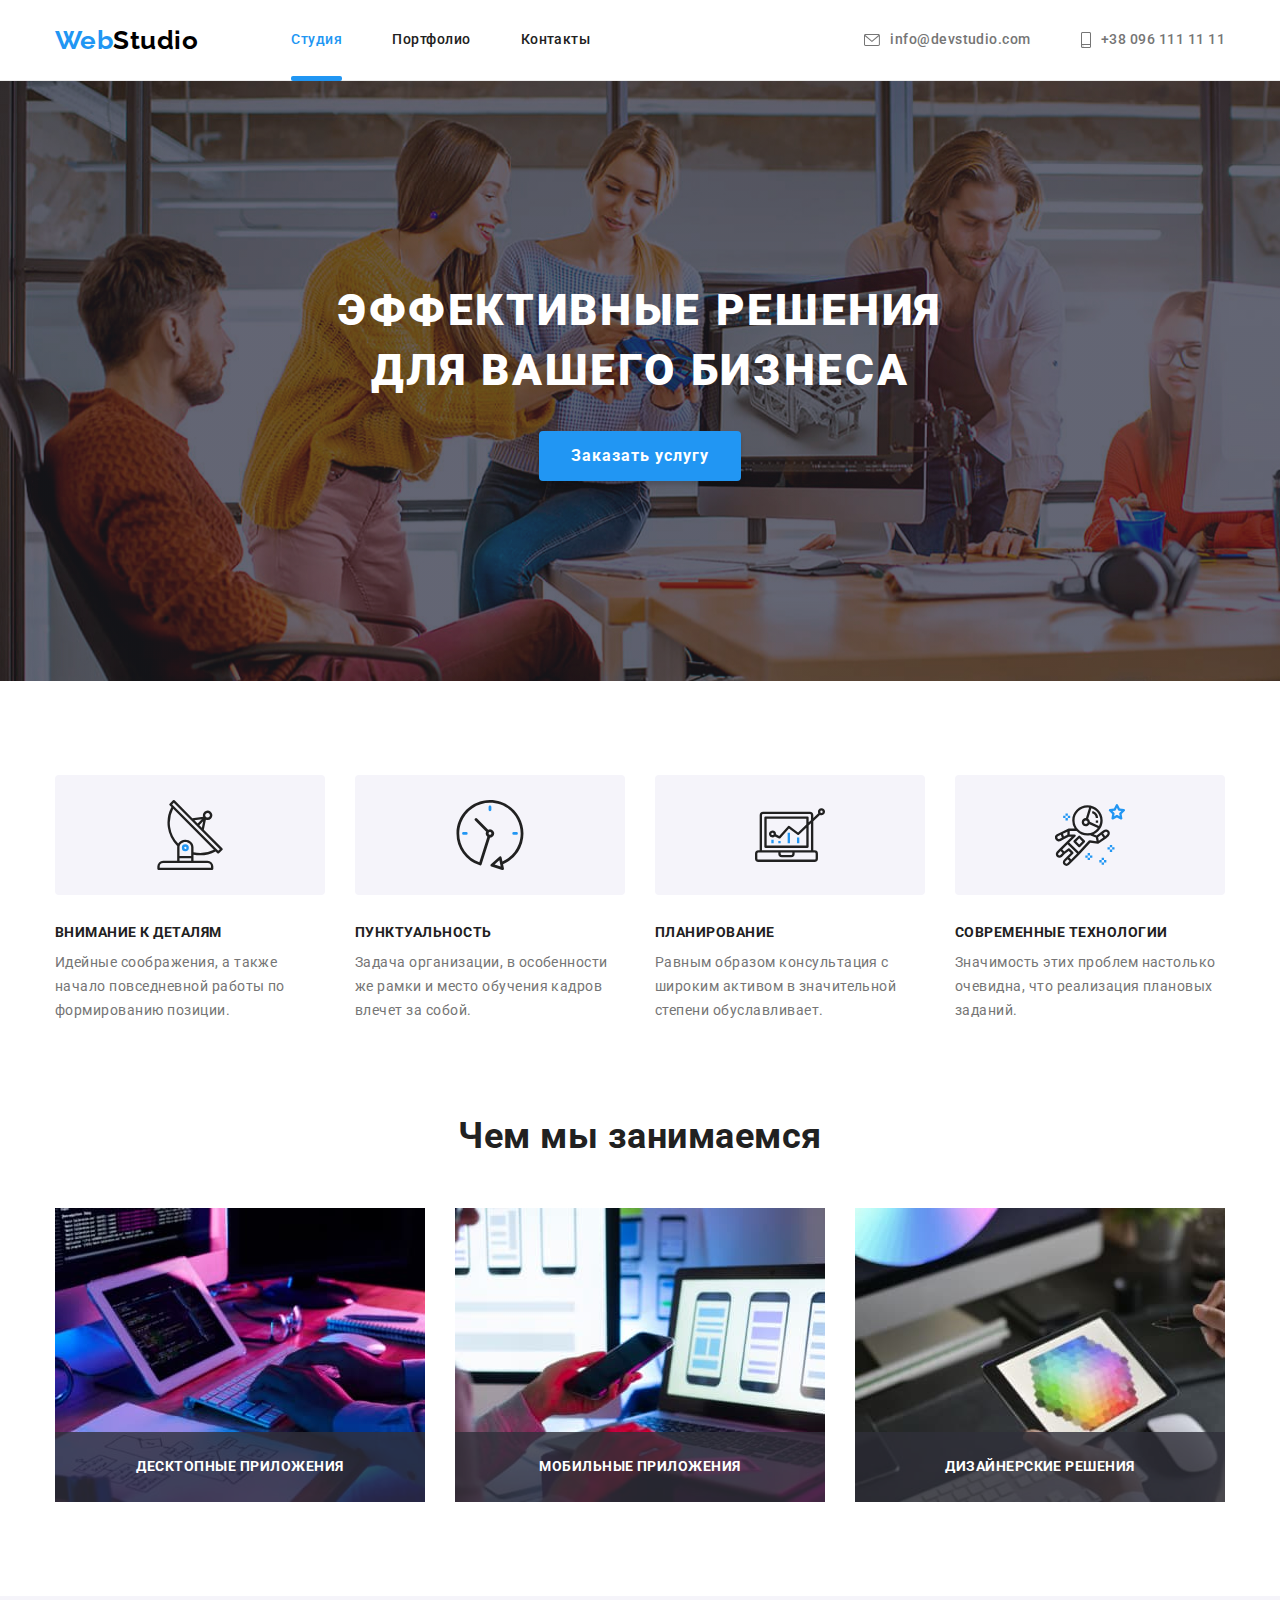
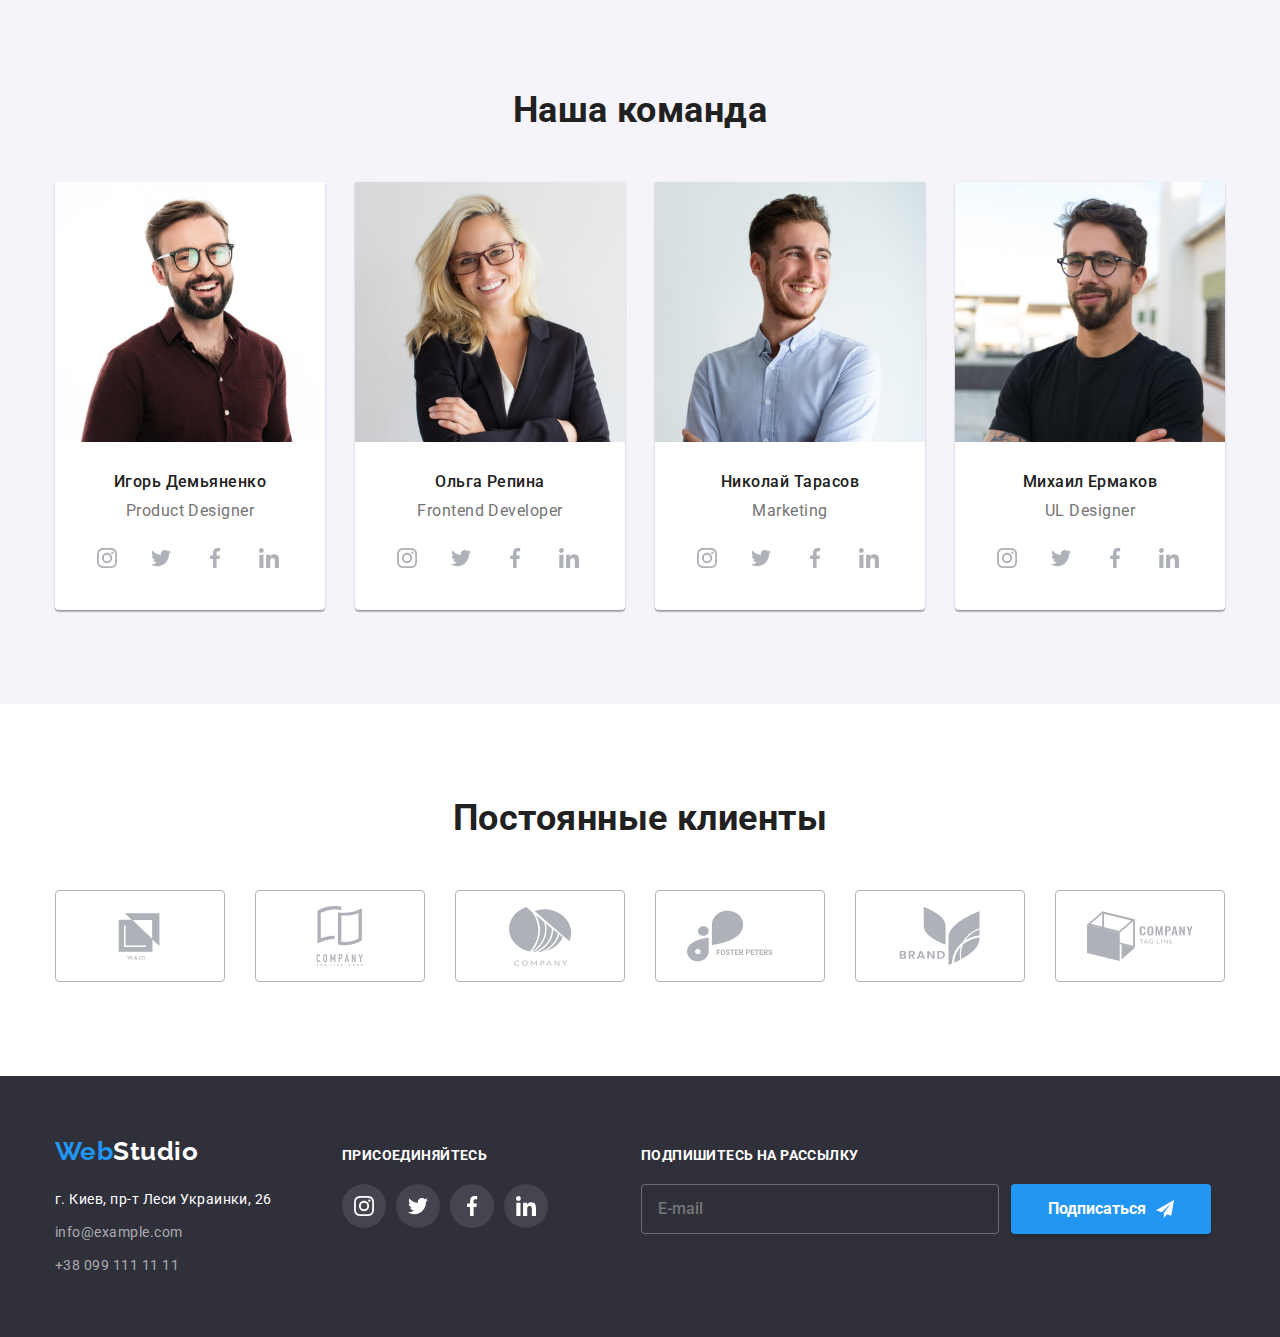
<file: index.html>
<!DOCTYPE html>
<html lang="en">

<head>
    <meta charset="UTF-8">
    <meta http-equiv="X-UA-Compatible" content="IE=edge">
    <meta name="viewport" content="width=device-width, initial-scale=1.0">
    <title>Document</title>
    <link rel="preconnect" href="https://fonts.googleapis.com">
    <link rel="preconnect" href="https://fonts.gstatic.com" crossorigin>
    <link
        href="https://fonts.googleapis.com/css2?family=Raleway:wght@700&family=Roboto:wght@400;500;700;900&display=swap"
        rel="stylesheet">
    <link rel="stylesheet" href="https://cdn.jsdelivr.net/npm/modern-normalize@1.1.0/modern-normalize.min.css">
    <link rel="stylesheet" href="css/style.css">
</head>

<body>


    <!--Header-->
    <header class="header">
        <div class="container">
            <nav class="header-nav">
                <a href="" class="logo-header"> Web<span class="logo-header-b">Studio</span></a>
                <ul class="header-nav list">
                    <li class="header-nav-item"><a href="./index.html" class="header-nav-link current">Студия</a></li>
                    <li class="header-nav-item"><a href="./portfolio.html" class="header-nav-link">Портфолио</a></li>
                    <li class="header-nav-item"><a href="" class="header-nav-link">Контакты</a></li>
                </ul>
            </nav>
            <ul class="header-contacts list">
                <li class="header-contacts-item"><a href="mailto:info@devstudio.com"
                        class="header-contacts-link">
                        <svg class="header-contacts-icon" width="16" height="12">
                            <use href="./images/symbol-defs.svg#icon-envelope"></use>
                        </svg>
                        info@devstudio.com</a></li>
                <li class="header-contacts-item"><a href="tel:+380961111111" class="header-contacts-link">
                    <svg class="header-contacts-icon" width="10" height="16">
                        <use href="./images/symbol-defs.svg#icon-smartphone"></use>
                    </svg>
                    +38 096 111 11
                        11</a></li>
            </ul>
        </div>
    </header>

    <!--Main content-->

    <main class="main-content">

        <!--Hero-->
        <section class="hero section">
            <div class="container">
                <h1 class="hero-title">Эффективные решения для вашего бизнеса</h1>
                <button class="hero-button" data-modal-open>Заказать услугу</button>
            </div>
        </section>

      
       

        <!--Preferences-->

        <section class="preferences section">
            <div class="container">
                <h2 class="name visually-hidden">Наши преимущества</h2>
                <ul class="preferences list">
                    <li class="preferences-card">
                        <div class="preferences-icon">
                        <svg width="70" height="70">
                            <use href="./images/symbol-defs.svg#icon-antenna"></use>
                        </svg>
                        </div>
                        <h3 class="preferences-title">Внимание к деталям</h3>
                        <p class="preferences-description">Идейные соображения, а также начало повседневной работы по
                            формированию позиции.</p>
                    </li>
                    <li class="preferences-card">
                        <div class="preferences-icon">
                        <svg width="70" height="70">
                            <use href="./images/symbol-defs.svg#icon-clock"></use>
                        </svg>
                        </div>
                        <h3 class="preferences-title">Пунктуальность</h3>
                        <p class="preferences-description">Задача организации, в особенности же рамки и место обучения
                            кадров влечет за собой.</p>
                    </li>
                    <li class="preferences-card">
                        <div class="preferences-icon">
                        <svg width="70" height="70">
                            <use href="./images/symbol-defs.svg#icon-diagram"></use>
                        </svg>
                        </div>
                        <h3 class="preferences-title">Планирование</h3>
                        <p class="preferences-description">Равным образом консультация с широким активом в значительной
                            степени обуславливает.</p>
                    </li>
                    <li class="preferences-card">
                        <div class="preferences-icon">
                        <svg width="70" height="70">
                            <use href="./images/symbol-defs.svg#icon-astronaut"></use>
                        </svg>
                        </div>
                        <h3 class="preferences-title">Современные технологии</h3>
                        <p class="preferences-description">Значимость этих проблем настолько очевидна, что реализация
                            плановых заданий.</p>
                    </li>
                </ul>
            </div>
        </section>

        <!--About us-->

        <section class="about-us section">
            <div class="container">
                <h2 class="about-us-title">Чем мы занимаемся</h2>
                <ul class="about-us list">
                    <li class="about-us-pic">
                            <img src="images/box1.jpg" class="about-us-photo" alt="компьютер"
                            width="370">
                            <div class="about-us-description"><h3 class="about-us-name">Десктопные приложения</h3></div>
                    </li>
                        <li class="about-us-pic">
                            <img src="images/box2.jpg" class="about-us-photo" alt="телефон"
                                width="370">
                            <div class="about-us-description">
                                    <h3 class="about-us-name">Мобильные приложения</h3>
                            </div>
                    </li>
                    <li class="about-us-pic">
                            <img src="images/box3.jpg" class="about-us-photo" alt="планшет"
                            width="370">
                            <div class="about-us-description">
                                <h3 class="about-us-name">Дизайнерские решения</h3>
                            </div>
                    </li>
                </ul>
            </div>
        </section>


        <!--Our team-->
        <section class="team section">
            <div class="container">
                <h2 class="team-title">Наша команда</h2>
                <ul class="team list">
                    <li class="team-member">
                        <img src="images/img4.jpg" class="team-member-photo" alt="Игорь Демьяненко" width="270">
                        <div class="team-member-part">
                            <h3 class="team-member-title">Игорь Демьяненко</h3>
                            <p class="team-member-description">Product Designer</p>
                            <ul class="team-contacts list">
                                <li class="team-contacts-links"><a href="" class="team-contacts-link">
                                    <svg class="team-contacts-icon" width="20" height="20">
                                        <use href="./images/symbol-defs.svg#icon-instagram"></use>
                                    </svg>
                                    </a></li>
                                <li class="team-contacts-links"><a href="" class="team-contacts-link">
                                        <svg class="team-contacts-icon" width="20" height="20">
                                            <use href="./images/symbol-defs.svg#icon-twitter"></use>
                                        </svg>
                                        </a>
                                </li>
                                <li class="team-contacts-links"><a href="" class="team-contacts-link">
                                        <svg class="team-contacts-icon" width="20" height="20">
                                            <use href="./images/symbol-defs.svg#icon-facebook"></use>
                                        </svg>
                                    </a>
                                </li>
                                <li class="team-contacts-links"><a href="" class="team-contacts-link">
                                        <svg class="team-contacts-icon" width="20" height="20">
                                            <use href="./images/symbol-defs.svg#icon-linkedin"></use>
                                        </svg>
                                     </a>
                                </li>
                            </ul>
                        </div>
                    </li>
                    <li class="team-member">
                        <img src="images/img1.jpg" class="team-member-photo" alt="Ольга Репина" width="270">
                        <div class="team-member-part">
                            <h3 class="team-member-title">Ольга Репина</h3>
                            <p class="team-member-description">Frontend Developer</p>
                            <ul class="team-contacts list">
                                <li class="team-contacts-links"><a href="" class="team-contacts-link">
                                        <svg class="team-contacts-icon" width="20" height="20">
                                            <use href="./images/symbol-defs.svg#icon-instagram"></use>
                                        </svg>
                                    </a></li>
                                <li class="team-contacts-links"><a href="" class="team-contacts-link">
                                        <svg class="team-contacts-icon" width="20" height="20">
                                            <use href="./images/symbol-defs.svg#icon-twitter"></use>
                                        </svg>
                                    </a>
                                </li>
                                <li class="team-contacts-links"><a href="" class="team-contacts-link">
                                        <svg class="team-contacts-icon" width="20" height="20">
                                            <use href="./images/symbol-defs.svg#icon-facebook"></use>
                                        </svg>
                                    </a>
                                </li>
                                <li class="team-contacts-links"><a href="" class="team-contacts-link">
                                        <svg class="team-contacts-icon" width="20" height="20">
                                            <use href="./images/symbol-defs.svg#icon-linkedin"></use>
                                        </svg>
                                    </a>
                                </li>
                            </ul>
                        </div>
                    </li>
                    <li class="team-member">
                        <img src="images/img2.jpg" class="team-member-photo" alt="Николай Тарасов" width="270">
                        <div class="team-member-part">
                            <h3 class="team-member-title">Николай Тарасов</h3>
                            <p class="team-member-description">Marketing</p>
                            <ul class="team-contacts list">
                                <li class="team-contacts-links"><a href="" class="team-contacts-link">
                                        <svg class="team-contacts-icon" width="20" height="20">
                                            <use href="./images/symbol-defs.svg#icon-instagram"></use>
                                        </svg>
                                    </a></li>
                                <li class="team-contacts-links"><a href="" class="team-contacts-link">
                                        <svg class="team-contacts-icon" width="20" height="20">
                                            <use href="./images/symbol-defs.svg#icon-twitter"></use>
                                        </svg>
                                    </a>
                                </li>
                                <li class="team-contacts-links"><a href="" class="team-contacts-link">
                                        <svg class="team-contacts-icon" width="20" height="20">
                                            <use href="./images/symbol-defs.svg#icon-facebook"></use>
                                        </svg>
                                    </a>
                                </li>
                                <li class="team-contacts-links"><a href="" class="team-contacts-link">
                                        <svg class="team-contacts-icon" width="20" height="20">
                                            <use href="./images/symbol-defs.svg#icon-linkedin"></use>
                                        </svg>
                                    </a>
                                </li>
                            </ul>
                        </div>
                    <li class="team-member">
                        <img src="images/img3.jpg" class="team-member-photo" alt="Михаил Ермаков" width="270">
                        <div class="team-member-part">
                            <h3 class="team-member-title">Михаил Ермаков</h3>
                            <p class="team-member-description">UL Designer</p>
                            <ul class="team-contacts list">
                                <li class="team-contacts-links"><a href="" class="team-contacts-link">
                                        <svg class="team-contacts-icon" width="20" height="20">
                                            <use href="./images/symbol-defs.svg#icon-instagram"></use>
                                        </svg>
                                    </a></li>
                                <li class="team-contacts-links"><a href="" class="team-contacts-link">
                                        <svg class="team-contacts-icon" width="20" height="20">
                                            <use href="./images/symbol-defs.svg#icon-twitter"></use>
                                        </svg>
                                    </a>
                                </li>
                                <li class="team-contacts-links"><a href="" class="team-contacts-link">
                                        <svg class="team-contacts-icon" width="20" height="20">
                                            <use href="./images/symbol-defs.svg#icon-facebook"></use>
                                        </svg>
                                    </a>
                                </li>
                                <li class="team-contacts-links"><a href="" class="team-contacts-link">
                                        <svg class="team-contacts-icon" width="20" height="20">
                                            <use href="./images/symbol-defs.svg#icon-linkedin"></use>
                                        </svg>
                                    </a>
                                </li>
                            </ul>
                </ul>                
            </div>
        </section>
        </main>

    <!--Our clients-->

    <section class="clients section">
        <div class="container">
            <h2 class="clients-title">Постоянные клиенты</h2>
            <ul class="clients list">
                <li class="clients-item"><a href="" class="clients-link">
                        <svg class="clients-icon" width="106" height="60">
                            <use href="./images/symbol-defs.svg#icon-logo1"></use>
                        </svg>
                    </a>
                </li>
                <li class="clients-item"><a href="" class="clients-link">
                        <svg class="clients-icon" width="106" height="60">
                            <use href="./images/symbol-defs.svg#icon-logo2"></use>
                        </svg>
                    </a>
                </li>
                <li class="clients-item"><a href="" class="clients-link">
                        <svg class="clients-icon" width="106" height="60">
                            <use href="./images/symbol-defs.svg#icon-logo3"></use>
                        </svg>
                    </a>
                </li>
                <li class="clients-item"><a href="" class="clients-link">
                        <svg class="clients-icon" width="106" height="60">
                            <use href="./images/symbol-defs.svg#icon-logo4"></use>
                        </svg>
                    </a>
                </li>
                <li class="clients-item"><a href="" class="clients-link">
                        <svg class="clients-icon" width="106" height="60">
                            <use href="./images/symbol-defs.svg#icon-logo5"></use>
                        </svg>
                    </a>
                </li>
                <li class="clients-item"><a href="" class="clients-link">
                        <svg class="clients-icon" width="106" height="60">
                            <use href="./images/symbol-defs.svg#icon-logo6"></use>
                        </svg>
                    </a>
                </li>
                
            </ul>
        </div>
    </section>

    <!--Modal-->
    <div class="backdrop is-hidden" data-modal>
        <div class="modal">
            <button class="close-modal" data-modal-close>
                <svg class="close-modal-icon" width="11" height="11">
                    <use href="./images/symbol-defs.svg#icon-close-1"></use>
                </svg>
            </button>
            <form class="contacts-form" autocomplete="off">
                <strong class="form-title">Оставьте свои данные, мы вам перезвоним</strong>
                <div class="form-field">
                    <label for="name" class="form-label">Имя</label>
                    <input type="text" class="form-input" name="name" id="name"/>
                    <svg class="form-icon" width="18" height="18">
                        <use href="./images/icon-defs.svg#icon-person"></use>
                    </svg>
                    
                </div>
                <div class="form-field">
                    <label for="phone-number" class="form-label">Телефон</label>
                    <input type="tel" class="form-input" name="phone-number" id="phone-number"/>
                    <svg class="form-icon" width="18" height="18">
                        <use href="./images/icon-defs.svg#icon-phone"></use>
                    </svg>
                </div>
                <div class="form-field">
                    <label for="email" class="form-label">Почта</label>
                    <input type="email" class="form-input" name="email" id="email"/>
                    <svg class="form-icon" width="18" height="18">
                        <use href="./images/icon-defs.svg#icon-vector"></use>
                    </svg>
                </div>

                <div class="form-field">
                <label for="feedback" class="form-label">Комментарий</label>
                <textarea name="feedback" class="feedback" id="feedback" placeholder="Введите текст"></textarea>
                </div>
                
                <div class="policy">
                <label class="form-policy" for="policy">
                    <input type="checkbox" class="checkbox" name="policy" id="policy">
                    <span class="checkbox-icon"></span>
                    Соглашаюсь с рассылкой и принимаю <a class="form-policy-link" href="">Условия договора</a>
                </label>
                </div>
               
                <button class="form-button" type="submit">Отправить</button>

            </form>
        </div>
    </div>

    <!--Footer  -->
    <footer class="footer">
        <div class="container">
            <div class="footer-section-address">
            <a href="" class="logo-footer"> Web<span class="logo-footer-w">Studio</span></a>
            <address class="footer-contacts">
                г. Киев, пр-т Леси Украинки, 26
                <ul class="footer-contacts list">
                    <li class="footer-contacts-item"><a href="mailto:info@example.com"
                            class="footer-contacts-link">info@example.com</a></li>
                    <li class="footer-contacts-item"><a href="tel:+380991111111" class="footer-contacts-link"> +38 099 111
                            11 11</a></li>
                </ul>
            </address>
            </div>
            <div class="footer-section-links">
            <p class="footer-socialnetw-header">Присоединяйтесь</p>
            <ul class="footer-socialnetw list">
                <li class="footer-links"><a href="" class="footer-link">
                        <svg class="footer-icon" width="20" height="20">
                            <use href="./images/symbol-defs.svg#icon-instagram"></use>
                        </svg>
                    </a></li>
                <li class="footer-links"><a href="" class="footer-link">
                        <svg class="footer-icon" width="20" height="20">
                            <use href="./images/symbol-defs.svg#icon-twitter"></use>
                        </svg>
                    </a>
                </li>
                <li class="footer-links"><a href="" class="footer-link">
                        <svg class="footer-icon" width="20" height="20">
                            <use href="./images/symbol-defs.svg#icon-facebook"></use>
                        </svg>
                    </a>
                </li>
                <li class="footer-links"><a href="" class="footer-link">
                        <svg class="footer-icon" width="20" height="20">
                            <use href="./images/symbol-defs.svg#icon-linkedin"></use>
                        </svg>
                    </a>
                </li>
            </ul>
            </div>
            <div class="footer-section-join">
                <p class="footer-socialnetw-header">Подпишитесь на рассылку</p>
                <div class="join-form">
                <label for="email" class="form-label">
                    <input type="email" class="footer-email" name="email" placeholder="E-mail" />
               </label>
                <button class="join-button" type="submit">Подписаться
                    <svg class="join-icon" width="18" height="18">
                        <use href="./images/icon-defs.svg#icon-send"></use>
                    </svg>
                    </button>
                </div>
            </div>
    </footer>

<script src="./js/modal.js"></script>
</body>

</html>
</file>
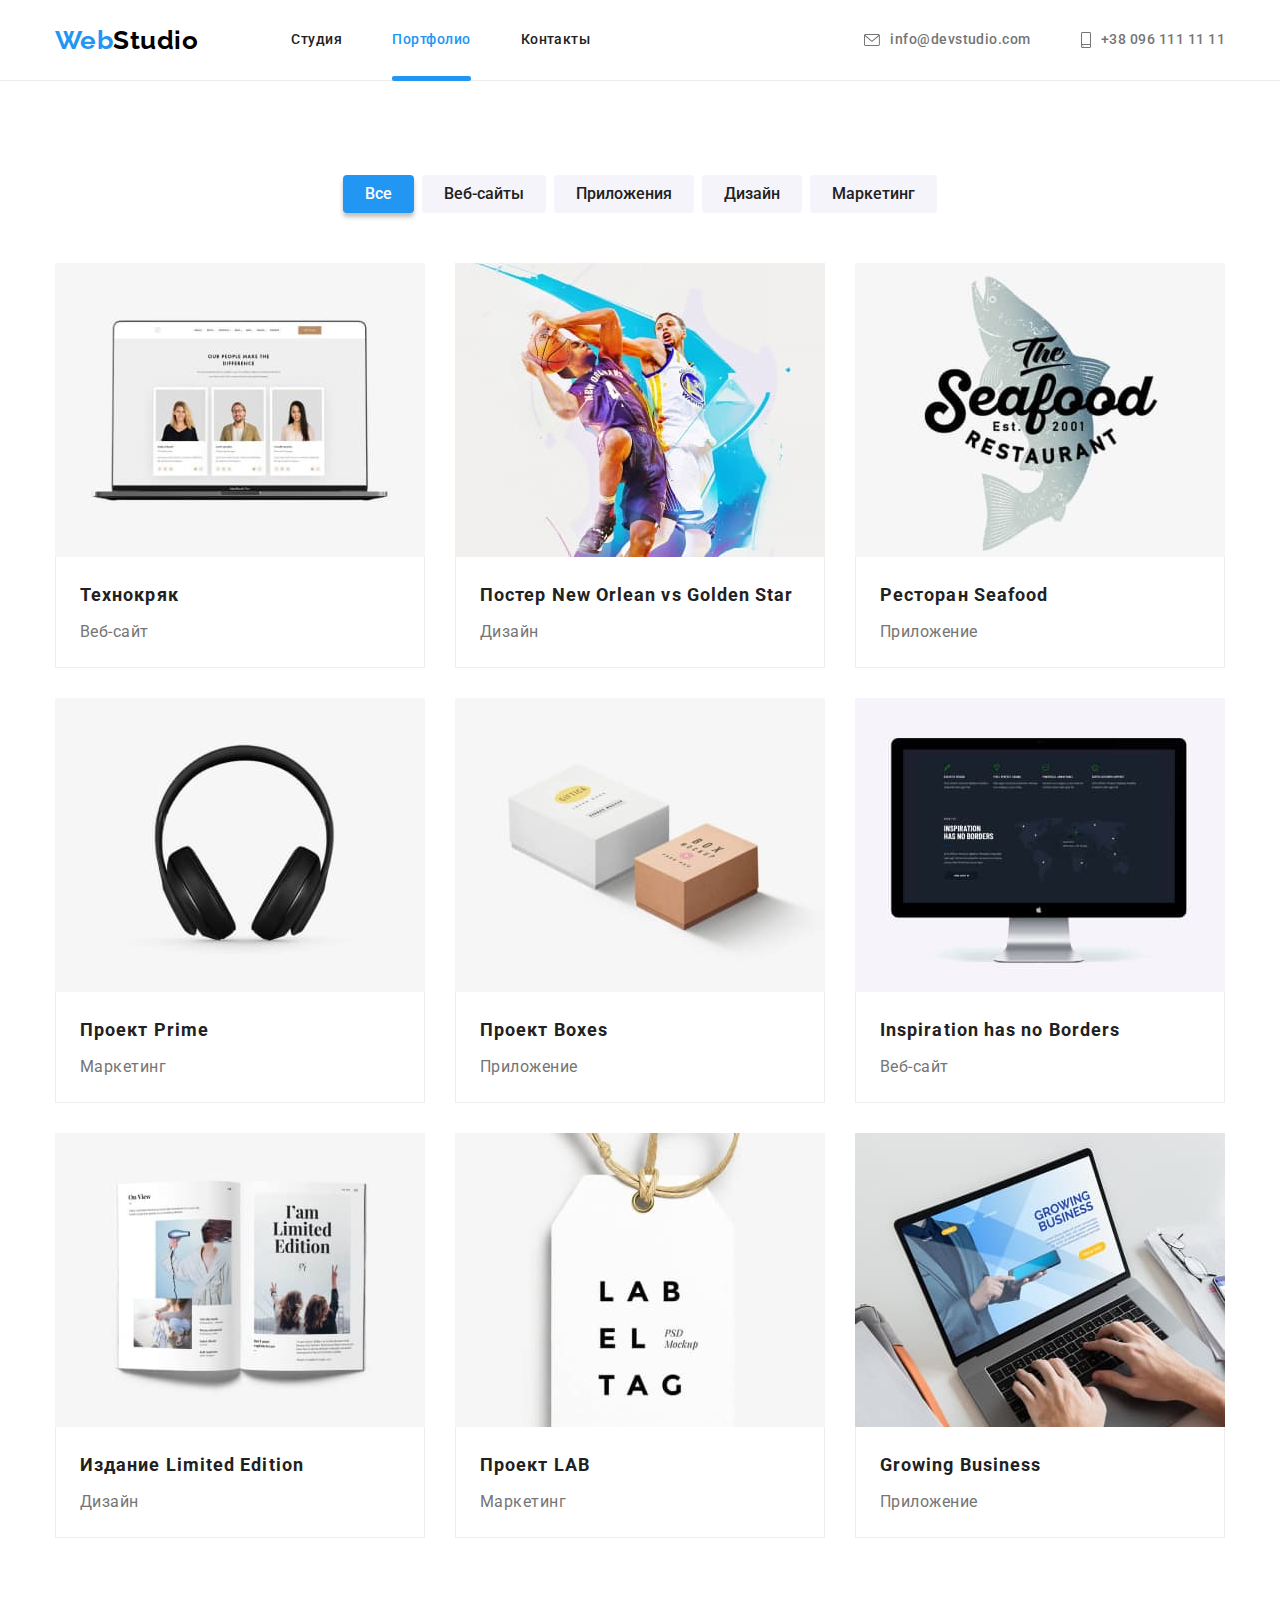
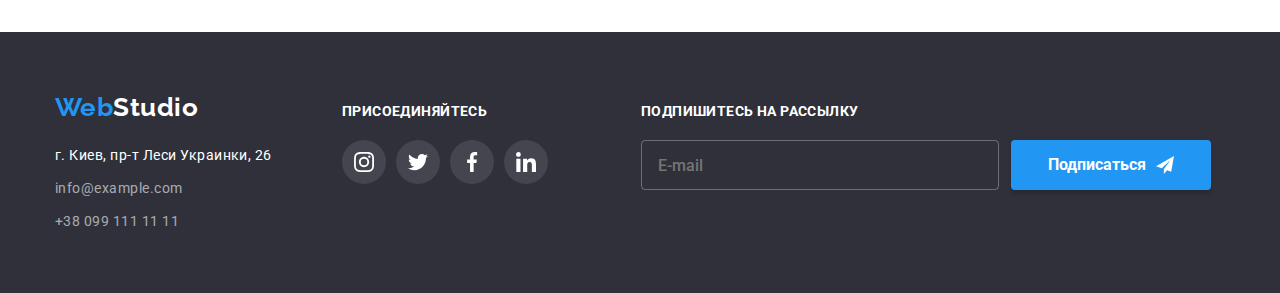
<file: portfolio.html>
<!DOCTYPE html>
<html lang="ru">

<head>
    <meta charset="UTF-8">
    <meta http-equiv="X-UA-Compatible" content="IE=edge">
    <meta name="viewport" content="width=device-width, initial-scale=1.0">
    <title>Document</title>
    <link rel="preconnect" href="https://fonts.googleapis.com">
    <link rel="preconnect" href="https://fonts.gstatic.com" crossorigin>
    <link
        href="https://fonts.googleapis.com/css2?family=Raleway:wght@700&family=Roboto:wght@400;500;700;900&display=swap"
        rel="stylesheet">
    <link rel="stylesheet" href="https://cdn.jsdelivr.net/npm/modern-normalize@1.1.0/modern-normalize.min.css">
    <link rel="stylesheet" href="css/style.css">
</head>

<body>

<!--Header-->
<header class="header">
    <div class="container">
        <nav class="header-nav">
            <a href="" class="logo-header"> Web<span class="logo-header-b">Studio</span></a>
            <ul class="header-nav list">
                <li class="header-nav-item"><a href="./index.html" class="header-nav-link">Студия</a></li>
                <li class="header-nav-item"><a href="./portfolio.html" class="header-nav-link current">Портфолио</a></li>
                <li class="header-nav-item"><a href="" class="header-nav-link">Контакты</a></li>
            </ul>
        </nav>
        <ul class="header-contacts list">
            <li class="header-contacts-item"><a href="mailto:info@devstudio.com" class="header-contacts-link">
                    <svg class="header-contacts-icon" width="16" height="12">
                        <use href="./images/symbol-defs.svg#icon-envelope"></use>
                    </svg>
                    info@devstudio.com</a></li>
            <li class="header-contacts-item"><a href="tel:+380961111111" class="header-contacts-link">
                    <svg class="header-contacts-icon" width="10" height="16">
                        <use href="./images/symbol-defs.svg#icon-smartphone"></use>
                    </svg>
                    +38 096 111 11
                    11</a></li>
        </ul>
    </div>
</header>

    <!--Main content-->

<main>
    <!--Portfolio-->
    <section class="portfolio section">
        <div class="container">
            <h1 class="header visually-hidden">Наши работы</h1>
            <ul class="portfolio-button list">
                <li class="portfolio-button-item"><button type="button" class="portfolio-button-primary">Все</button>
                </li>
                <li class="portfolio-button-item"><button type="button"
                        class="portfolio-button-secondary">Веб-сайты</button></li>
                <li class="portfolio-button-item"><button type="button"
                        class="portfolio-button-secondary">Приложения</button></li>
                <li class="portfolio-button-item"><button type="button"
                        class="portfolio-button-secondary">Дизайн</button></li>
                <li class="portfolio-button-item"><button type="button"
                        class="portfolio-button-secondary">Маркетинг</button></li>
            </ul>

            <ul class="portfolio-card list">
                <li class="portfolio-card-item">
                    <a href="" class="portfolio-card-link">
                        <div class="portfolio-card-top">
                            <img src="./images/port1.jpg" alt="Технокряк" width="370">
                            <div class="portfolio-card-top-description">
                                <p class="portfolio-card-top-text">Технокряк это современная площадка распространения коронавируса. Компании используют эту платформу для цифрового
                                шпионажа и атак на защищённые сервера конкурентов.</p>
                            </div>
                        </div>
                        <div class="portfolio-card-bottom">
                            <h2 class="portfolio-card-title">Технокряк</h2>
                            <p class='portfolio-card-description'>Веб-сайт</p>
                        </div>
                    </a>
                </li>
                <li class="portfolio-card-item">
                    <a href="" class="portfolio-card-link">
                        <div class="portfolio-card-top">
                            <img src="./images/port2_2.jpg" alt="Постер New Orlean vs Golden Star" width="370">
                            <div class="portfolio-card-top-description">
                                <p class="portfolio-card-top-text">Технокряк это современная площадка распространения коронавируса. Компании
                                    используют эту платформу для цифрового
                                    шпионажа и атак на защищённые сервера конкурентов.</p>
                            </div>
                        </div>
                        <div class="portfolio-card-bottom">
                            <h2 class="portfolio-card-title">Постер New Orlean vs Golden Star</h2>
                            <p class='portfolio-card-description'>Дизайн</p>
                        </div>
                    </a>
                </li>
                <li class="portfolio-card-item">
                    <a href="" class="portfolio-card-link">
                        <div class="portfolio-card-top">
                            <img src="./images/port3_3.jpg" alt="Ресторан Seafood" width="370">
                            <div class="portfolio-card-top-description">
                                <p class="portfolio-card-top-text">Технокряк это современная площадка распространения коронавируса. Компании
                                    используют эту платформу для цифрового
                                    шпионажа и атак на защищённые сервера конкурентов.</p>
                            </div>
                        </div>
                        <div class="portfolio-card-bottom">
                            <h2 class="portfolio-card-title">Ресторан Seafood</h2>
                            <p class='portfolio-card-description'>Приложение</p>
                        </div>
                    </a>
                </li>
                <li class="portfolio-card-item">
                    <a href="" class="portfolio-card-link">
                        <div class="portfolio-card-top">
                            <img src="./images/port4_4.jpg" alt="Проект Prime" width="370">
                            <div class="portfolio-card-top-description">
                                <p class="portfolio-card-top-text">Технокряк это современная площадка распространения коронавируса. Компании
                                    используют эту платформу для цифрового
                                    шпионажа и атак на защищённые сервера конкурентов.</p>
                            </div>
                        </div>
                        <div class="portfolio-card-bottom">
                            <h2 class="portfolio-card-title">Проект Prime</h2>
                            <p class='portfolio-card-description'>Маркетинг</p>
                        </div>
                    </a>
                </li>
                <li class="portfolio-card-item">
                    <a href="" class="portfolio-card-link">
                        <div class="portfolio-card-top">
                        <img src="./images/port5_5.jpg" alt="Проект Boxes" width="370">
                            <div class="portfolio-card-top-description">
                                <p class="portfolio-card-top-text">Технокряк это современная площадка распространения коронавируса. Компании
                                    используют эту платформу для цифрового
                                    шпионажа и атак на защищённые сервера конкурентов.</p>
                            </div>
                        </div>
                        <div class="portfolio-card-bottom">
                            <h2 class="portfolio-card-title">Проект Boxes</h2>
                            <p class='portfolio-card-description'>Приложение</p>
                        </div>
                    </a>
                </li>
                <li class="portfolio-card-item">
                    <a href="" class="portfolio-card-link">
                        <div class="portfolio-card-top">
                        <img src="./images/port6_6.jpg" alt="Inspiration has no Borders" width="370">
                            <div class="portfolio-card-top-description">
                                <p class="portfolio-card-top-text">Технокряк это современная площадка распространения коронавируса. Компании
                                    используют эту платформу для цифрового
                                    шпионажа и атак на защищённые сервера конкурентов.</p>
                            </div>
                       </div>
                        <div class="portfolio-card-bottom">
                            <h2 class="portfolio-card-title">Inspiration has no Borders</h2>
                            <p class='portfolio-card-description'>Веб-сайт</p>
                        </div>
                    </a>
                </li>
                <li class="portfolio-card-item">
                    <a href="" class="portfolio-card-link">
                        <div class="portfolio-card-top">
                            <img src="./images/port7_7.jpg" alt="Издание Limited Edition" width="370">
                            <div class="portfolio-card-top-description">
                                <p class="portfolio-card-top-text">Технокряк это современная площадка распространения коронавируса. Компании
                                    используют эту платформу для цифрового
                                    шпионажа и атак на защищённые сервера конкурентов.</p>
                            </div>
                        </div>
                        <div class="portfolio-card-bottom">
                            <h2 class="portfolio-card-title">Издание Limited Edition</h2>
                            <p class='portfolio-card-description'>Дизайн</p>
                        </div>
                    </a>
                </li>
                <li class="portfolio-card-item">
                    <a href="" class="portfolio-card-link">
                        <div class="portfolio-card-top">
                            <img src="./images/port8_8.jpg" alt="Проект LAB" width="370">
                            <div class="portfolio-card-top-description">
                                <p class="portfolio-card-top-text">Технокряк это современная площадка распространения коронавируса. Компании
                                    используют эту платформу для цифрового
                                    шпионажа и атак на защищённые сервера конкурентов.</p>
                            </div>
                        </div>
                        <div class="portfolio-card-bottom">
                            <h2 class="portfolio-card-title">Проект LAB</h2>
                            <p class='portfolio-card-description'>Маркетинг</p>
                        </div>
                    </a>
                </li>
                <li class="portfolio-card-item">
                    <a href="" class="portfolio-card-link">
                        <div class="portfolio-card-top">
                        <img src="./images/port9_9.jpg" alt="Growing Business" width="370">
                            <div class="portfolio-card-top-description">
                                <p class="portfolio-card-top-text">Технокряк это современная площадка распространения коронавируса. Компании
                                    используют эту платформу для цифрового
                                    шпионажа и атак на защищённые сервера конкурентов.</p>
                            </div>
                        </div>
                        <div class="portfolio-card-bottom">
                            <h2 class="portfolio-card-title">Growing Business</h2>
                            <p class='portfolio-card-description'>Приложение</p>
                        </div>
                    </a>
                </li>
            </ul>
        </div>


    </section>
</main>




    <!--Footer  -->
    <footer class="footer">
        <div class="container">
            <div class="footer-section-address">
                <a href="" class="logo-footer"> Web<span class="logo-footer-w">Studio</span></a>
                <address class="footer-contacts">
                    г. Киев, пр-т Леси Украинки, 26
                    <ul class="footer-contacts list">
                        <li class="footer-contacts-item"><a href="mailto:info@example.com"
                                class="footer-contacts-link">info@example.com</a></li>
                        <li class="footer-contacts-item"><a href="tel:+380991111111" class="footer-contacts-link"> +38 099
                                111
                                11 11</a></li>
                    </ul>
                </address>
            </div>
            <div class="footer-section-links">
                <H2 class="footer-socialnetw-header">Присоединяйтесь</H2>
                <ul class="footer-socialnetw list">
                    <li class="footer-links"><a href="" class="footer-link">
                            <svg class="footer-icon" width="20" height="20">
                                <use href="./images/symbol-defs.svg#icon-instagram"></use>
                            </svg>
                        </a></li>
                    <li class="footer-links"><a href="" class="footer-link">
                            <svg class="footer-icon" width="20" height="20">
                                <use href="./images/symbol-defs.svg#icon-twitter"></use>
                            </svg>
                        </a>
                    </li>
                    <li class="footer-links"><a href="" class="footer-link">
                            <svg class="footer-icon" width="20" height="20">
                                <use href="./images/symbol-defs.svg#icon-facebook"></use>
                            </svg>
                        </a>
                    </li>
                    <li class="footer-links"><a href="" class="footer-link">
                            <svg class="footer-icon" width="20" height="20">
                                <use href="./images/symbol-defs.svg#icon-linkedin"></use>
                            </svg>
                        </a>
                    </li>
                </ul>
            </div>
            <div class="footer-section-join">
                <h2 class="footer-socialnetw-header">Подпишитесь на рассылку</h2>
                <div class="join-form">
                    <label for="email" class="form-label">
                        <input type="email" class="footer-email" name="email" placeholder="E-mail" />
                    </label>
                    <button class="join-button" type="submit">Подписаться
                        <svg class="join-icon" width="18" height="18">
                            <use href="./images/icon-defs.svg#icon-send"></use>
                        </svg>
                    </button>
                </div>
            </div>
    </footer>
</body>

</html>
</file>
<file: css/style.css>
:root {
  --primary-text-color: #757575;
  --title-text-color: #212121;
  --accent-color-primary: #2196f3;
  --accent-color-secondary: #ffffff;
  --primary-background-color: #e5e5e5;
  --secondary-background-color: #f5f4fa;
  --footer-background-color: #2f303a;
  --header-border: #ececec;
  --portfolio-border: #eeeeee;
  --network-color: #afb1b8;
  --time-function: cubic-bezier(0.4, 0, 0.2, 1);
}

body {
  font-family: "Roboto", sans-serif;
  font-style: normal;
  font-weight: 400;
  color: var(--primary-text-color);
  letter-spacing: 0.03em;
}

ul {
  padding: 0;
}

.list {
  list-style: none;
  margin: 0;
  padding: 0;
}

img {
  display: block;
  width: 100%;
  height: auto;
}

.section {
  padding: 94px 0;
}

.container {
  width: 1200px;
  padding-left: 15px;
  padding-right: 15px;
  margin-left: auto;
  margin-right: auto;
}

.visually-hidden {
  position: absolute;
  width: 1px;
  height: 1px;
  margin: -1px;
  border: 0;
  padding: 0;

  white-space: nowrap;
  clip-path: inset(100%);
  clip: rect(0 0 0 0);
  overflow: hidden;
}

/*Header*/
.header {
  font-weight: 500;
  font-size: 14px;
  line-height: 1.14;
  background-color: var(--accent-color-secondary);
  border-bottom: 1px solid var(--header-border);
}

header .container {
  display: flex;
  align-items: center;
  justify-content: space-between;
}

.logo-header {
  display: inline-block;
  padding: 15px 0;
  color: var(--accent-color-primary);
  font-family: "Raleway", sans-serif;
  font-style: normal;
  font-weight: 700;
  font-size: 26px;
  line-height: 1.19;
  text-decoration: none;
  margin-right: 93px;
}

.logo-header-b {
  color: #000000;
}

.header-nav {
  display: flex;
  align-items: center;
}

.header-nav-link {
  display: inline-block;
  position: relative;
  color: var(--title-text-color);
  text-decoration: none;
  padding: 32px 0;
  transition: color 250ms var(--time-function);
}

.header-nav-link::after {
  content: "";
  position: absolute;
  left: 0;
  bottom: -1px;
  width: 100%;
  height: 5px;
  background-color: var(--accent-color-primary);
  opacity: 0;
  border-radius: 2px;
  transition: opacity 250ms var(--time-function);
}

.header-nav-item:not(:last-child) {
  margin-right: 50px;
}
:hover .header-nav-link:hover,
.header-nav-link:focus {
  color: var(--accent-color-primary);
}

.header-nav-link:hover::after,
.header-nav-link:focus::after {
  opacity: 1;
}
.current {
  color: var(--accent-color-primary);
  text-decoration: none;
}
.current::after {
  opacity: 1;
}

.header-contacts {
  display: flex;
  align-items: center;
  padding: 5px 0;
}

.header-contacts-link {
  display: flex;
  align-items: center;
  padding: 24px 0;
  color: var(--primary-text-color);
  text-decoration: none;
  transition: color 250ms var(--time-function);
}

.header-contacts-icon {
  fill: currentColor;
  margin-right: 10px;
}

.header-contacts-icon:hover,
.header-contacts-icon:focus {
  fill: var(--accent-color-primary);
}

.header-contacts-item:not(:last-child) {
  margin-right: 50px;
}

.header-contacts-link:hover,
.header-contacts-link:focus {
  color: var(--accent-color-primary);
}

/*Main contect*/

/*Hero*/

.hero {
  max-width: 1600px;
  margin: auto;
  background-color: var(--footer-background-color);
  background-image: linear-gradient(
      to right,
      rgba(47, 48, 58, 0.4),
      rgba(47, 48, 58, 0.4)
    ),
    url(../images/bckgr.jpg);
  text-align: center;
  padding: 200px 0;
}

.hero-title {
  color: var(--accent-color-secondary);
  font-weight: 900;
  font-size: 44px;
  line-height: 1.36;
  letter-spacing: 0.06em;
  text-transform: uppercase;
  margin: 0 auto 30px auto;
  max-width: 696px;
}

.hero-button {
  background-color: var(--accent-color-primary);
  color: var(--accent-color-secondary);
  font-weight: 700;
  font-size: 16px;
  line-height: 1.88;
  letter-spacing: 0.06em;
  padding: 10px 32px;
  border: none;
  box-shadow: 0px 4px 4px rgba(0, 0, 0, 0.15);
  border-radius: 4px;
  transition: background-color 250ms var(--time-function);
}

.hero-button:hover,
.hero-button:focus {
  background-color: #188ce8;
}

/*Preferences*/

.preferences {
  padding-bottom: 0;
}

.preferences .list {
  display: flex;
}

.preferences-card {
  width: 270px;
}
.preferences-card:not(:last-child) {
  margin-right: 30px;
}

.preferences-icon {
  display: flex;
  width: 270px;
  height: 120px;
  justify-content: center;
  align-items: center;
  border-radius: 4px;
  background-color: var(--secondary-background-color);
  margin-bottom: 30px;
}

.preferences-title {
  color: var(--title-text-color);
  font-weight: 700;
  font-size: 14px;
  line-height: 1.14;
  text-transform: uppercase;
  margin-top: 0;
  margin-bottom: 10px;
}

.preferences-description {
  font-size: 14px;
  line-height: 1.71;
  margin: 0;
}

/*About us*/

.about-us-title {
  color: var(--title-text-color);
  font-weight: 700;
  font-size: 36px;
  line-height: 1.16;
  text-align: center;
  margin-top: 0;
  margin-bottom: 50px;
}

.about-us .list {
  display: flex;
  z-index: 1;
}

.about-us-pic {
  display: block;
  width: 370px;
  position: relative;
}

.about-us-description {
  position: absolute;
   display: flex;
  justify-content: center;
  align-items: center;
  width: 100%;
  height: 70px;
  bottom: 0;
  background-color: rgba(47, 48, 58, 0.8);
}

.about-us-name {
  color: var(--accent-color-secondary);
  font-weight: 700;
  font-size: 14px;
  line-height: 1.14;
  text-transform: uppercase;
  margin-top: 27px;
  margin-bottom: 27px;
}

.about-us-pic:not(:last-child) {
  margin-right: 30px;
}

/*Our team*/

.team {
  background-color: var(--secondary-background-color);
}

.team-title {
  color: var(--title-text-color);
  font-weight: 700;
  font-size: 36px;
  line-height: 1.16;
  text-align: center;
  margin-top: 0;
  margin-bottom: 50px;
}

.team .list {
  display: flex;
}

.team-member {
  width: 270px;
  background-color: var(--accent-color-secondary);
  box-shadow: 0px 1px 3px rgba(0, 0, 0, 0.12), 0px 1px 1px rgba(0, 0, 0, 0.14),
    0px 2px 1px rgba(0, 0, 0, 0.2);
  border-radius: 0px 0px 4px 4px;
}

.team-member:not(:last-child) {
  margin-right: 30px;
}

.team-member-part {
  padding: 30px;
}

.team-member-title {
  color: var(--title-text-color);
  font-weight: 500;
  font-size: 16px;
  line-height: 1.19;
  text-align: center;
  margin-top: 0;
  margin-bottom: 10px;
}

.team-member-description {
  font-size: 16px;
  line-height: 1.19;
  text-align: center;
  margin-top: 0;
  margin-bottom: 16px;
}

.team-contacts-link {
  display: flex;
  width: 44px;
  height: 44px;
  justify-content: center;
  align-items: center;
  border-radius: 50%;
  color: var(--network-color);
  transition: color 250ms var(--time-function),
    background-color 250ms var(--time-function);
}

.team-contacts-link:hover,
.team-contacts-link:focus {
  color: var(--accent-color-secondary);
  background-color: var(--accent-color-primary);
}

.team-contacts-links:not(:last-child) {
  margin-right: 10px;
}

.team-contacts-icon {
  fill: currentColor;
}

.team-contacts-icon:hover,
.team-contacts-icon:focus {
  fill: currentColor;
}

/*Our clients*/

.clients-title {
  color: var(--title-text-color);
  font-weight: 700;
  font-size: 36px;
  line-height: 1.16;
  text-align: center;
  margin-top: 0;
  margin-bottom: 50px;
}

.clients .list {
  display: flex;
  justify-content: center;
  align-items: center;
}

.clients-item:not(:last-child) {
  margin-right: 30px;
}

.clients-link {
  display: flex;
  width: 170px;
  height: 92px;
  justify-content: center;
  align-items: center;
  color: var(--network-color);
  border: 1px solid var(--network-color);
  border-radius: 4px;
  transition: color 250ms var(--time-function),
    border-color 250ms var(--time-function);
}

.clients-link:hover,
.clients-link:focus {
  color: var(--accent-color-primary);
  border-color: var(--accent-color-primary);
}

.clients-icon {
  fill: currentColor;
}

.clients-icon:hover,
.clients-icon:focus {
  fill: currentColor;
}

/*Footer*/

.footer {
  background-color: var(--footer-background-color);
  font-weight: 400;
  font-size: 14px;
  line-height: 1.72;
  padding: 60px 0;
}

.footer .container {
  display: flex;
  justify-content: flex-start;
  align-items: baseline;
}

.footer-section-address {
  margin-right: 70px;
}

.logo-footer {
  color: var(--accent-color-primary);
  font-family: "Raleway", sans-serif;
  font-style: normal;
  font-weight: 700;
  font-size: 26px;
  line-height: 1.19;
  text-decoration: none;
  display: inline-block;
  margin-bottom: 20px;
}

.logo-footer-w {
  color: var(--accent-color-secondary);
}

address {
  font-family: inherit;
  color: var(--accent-color-secondary);
  font-style: normal;
}

.footer-contacts .list {
  margin-top: 9px;
}

.footer-contacts-item:not(:last-child) {
  display: inline-block;
  margin-bottom: 9px;
}

.footer-contacts-link {
  color: rgba(255, 255, 255, 0.6);
  text-decoration: none;
  transition: color 250ms var(--time-function);
}

.footer-contacts-link:hover,
.footer-contacts-link:focus {
  color: var(--accent-color-secondary);
}

.footer-socialnetw-header {
  font-weight: 700;
  font-size: 14px;
  line-height: 1.14;
  letter-spacing: 0.03em;
  text-transform: uppercase;
  color: var(--accent-color-secondary);
  margin-top: 0;
  margin-bottom: 20px;
}

.footer-socialnetw {
  display: flex;
  justify-content: center;
  align-items: center;
}

.footer-link {
  display: flex;
  width: 44px;
  height: 44px;
  justify-content: center;
  align-items: center;
  border-radius: 50%;
  color: var(--accent-color-secondary);
  background-color: rgba(255, 255, 255, 0.1);
  transition: background-color 250ms var(--time-function);
}

.footer-link:hover,
.footer-link:focus {
  background-color: var(--accent-color-primary);
}

.footer-links:not(:last-child) {
  margin-right: 10px;
}

.footer-icon {
  fill: currentColor;
}

.footer-icon:hover,
.footer-icon:focus {
  fill: currentColor;
}

.footer-section-join {
  margin-left: 93px;
}

.join-form {
  display: flex;
}

.footer-email {
  width: 358px;
  height: 50px;
  padding: 0 16px;
  font-weight:500;
  font-size:16px;
  line-height:1.25;
  color: var(--primary-text-color);
  background-color: transparent;
  outline: none;
  border: 1px solid rgba(255, 255, 255, 0.3);
  border-radius: 4px;
  box-shadow:0px 4px 4px rgba(0, 0, 0, 0.15));
  transition: border-color 250ms var(--time-function);
}

.footer-email:hover,
.footer-email:focus{
  border-color: var(--accent-color-primary);
}

.join-button {
  display: flex;
  width: 200px;
  height: 50px; 
  margin-left: 12px;
  align-items: center;
  justify-content: center;
  font-weight: 700;
  font-size: 16px;
  line-height: 1.87;
  border: none;
  color: var(--accent-color-secondary);
  background-color: var(--accent-color-primary);
  box-shadow: 0px 4px 4px rgba(0, 0, 0, 0.15);
  border-radius: 4px;
  transition: background-color 250ms var(--time-function);
}

.join-button:hover,
.join-button:focus {
  background-color: #188ce8;
}

.join-icon {
  fill: var(--accent-color-secondary);
  margin-left: 10px;
}

/*Potrfolio page content*/

/*Portfolio buttons*/

.portfolio-button-item{
  margin-bottom: 50px;
}

.portfolio-button-item:not(:last-child) {
  margin-right: 8px;
}

.portfolio-button {
  display: flex;
  justify-content: center;
}



.portfolio-button-primary {
  font-family: inherit;
  color: var(--accent-color-secondary);
  background-color: var(--accent-color-primary);
  font-weight: 500;
  font-size: 16px;
  line-height: 1.62;
  padding: 6px 22px;
  border: none;
  border-radius: 4px;
  box-shadow: 0 4px 4px 0 rgba(0, 0, 0, 0.25);
}

.portfolio-button-secondary {
  font-family: inherit;
  color: var(--title-text-color);
  background-color: var(--secondary-background-color);
  font-weight: 500;
  font-size: 16px;
  line-height: 1.62;
  padding: 6px 22px;
  border: none;
  border-radius: 4px;
  transition: color 250ms var(--time-function),
    background-color 250ms var(--time-function),
    box-shadow 250ms var(--time-function);
}

.portfolio-button-secondary:hover,
.portfolio-button-secondary:focus {
  color: var(--accent-color-secondary);
  background-color: var(--accent-color-primary);
  box-shadow: 0 4px 4px 0 rgba(0, 0, 0, 0.25);
}

/*Portfolio cards*/

.portfolio-card {
  display: flex;
  flex-wrap: wrap;
  margin: -15px;
}

.portfolio-card-item {
  width: 370px;
  margin: 15px;
}

.portfolio-card-bottom {
  padding: 20px 24px;
  border-bottom: 1px solid var(--portfolio-border);
  border-right: 1px solid var(--portfolio-border);
  border-left: 1px solid var(--portfolio-border);
}

.portfolio-card-link {
  text-decoration: none;
  display: block;
  position: relative;
  transition: box-shadow 250ms var(--time-function);
}

.portfolio-card-link:hover,
.portfolio-card-link:focus {
  box-shadow: 0 4px 4px 0 rgba(0, 0, 0, 0.25);
  opacity: 1;
}

.portfolio-card-link:hover .portfolio-card-top-description,
.portfolio-card-link:focus .portfolio-card-top-description {
  opacity: 1;
  transform: translateY(0);
}

.portfolio-card-top {
  position: relative;
  overflow: hidden;
}

.portfolio-card-top-description {
  position: absolute;
  width: 100%;
  height: 100%;
  padding: 63px 24px;
  top: 0;
  left: 0;
  font-weight: 400;
  font-size: 18px;
  line-height: 1.56;
  color: var(--accent-color-secondary);
  background-color: rgba(33, 150, 243, 0.9);
  opacity: 0;
  transform: translateY(100%);
  transition: transform 250ms var(--time-function);
}

.portfolio-card-title {
  color: var(--title-text-color);
  font-weight: 700;
  font-size: 18px;
  line-height: 2;
  letter-spacing: 0.06em;
  margin-top: 0;
  margin-bottom: 4px;
}

.portfolio-card-description {
  color: var(--primary-text-color);
  font-size: 16px;
  line-height: 1.88;
  margin-top: 0;
  margin-bottom: 0;
}

/* Modal*/

.backdrop {
  position: fixed;
  width: 100%;
  height: 100%;
  top: 0;
  left: 0;
  background-color: rgba(0, 0, 0, 0.2);
  transform: opacity 250ms var(--time-function);
}

.backdrop.is-hidden {
  opacity: 0;
  pointer-events: none;
}

.modal {
  position: absolute;
  z-index: 2;
  top: 50%;
  left: 50%;
  transform: translate(-50%, -50%);
  width: 528px;
  height: 581px;
  background-color: var(--accent-color-secondary);
  border: 1px solid rgba(0, 0, 0, 0, 1);
  border-radius: 2px;
}

.close-modal {
  display: flex;
  position: absolute;
  top: 8px;
  right: 8px;
  width: 30px;
  height: 30px;
  align-items: center;
  justify-content: center;
  padding: 0;
  background-color: transparent;
  border: 1px solid rgba(0, 0, 0, 0.1);
  border-radius: 50%;
  transition: fill 250ms var(--time-function);
}

.close-modal:hover,
.close-modal:focus {
  fill: var(--accent-color-primary);
  cursor: pointer;
}

/*Modal-contacts-form*/

.contacts-form {
  display: flex;
  flex-direction: column;
  padding: 40px;
  font-size: 12px;
  font-weight: 1.16;
  color: var(--primary-text-color);
}

.form-title {
  margin-bottom:12px;
  text-align: center;
  font-weight: 700;
  font-size: 20px;
  line-height: 1.15;
  color: var(--title-text-color);
}

.form-field {
  position: relative;
  margin-bottom: 10px;
  transition: fill 250ms var(--time-function);
}
.form-field:hover .form-icon,
.form-field:focus .form-icon {
  fill: var(--accent-color-primary);
}

.form-input {
  width: 100%;
  height: 40px;
  padding-left: 35px;
  margin-top: 4px;
  border: 1px solid rgba(33, 33, 33, 0.2);
  border-radius: 4px;
  transition: border-color 250ms var(--time-function);
}

.form-input:focus,
.form-input:hover {
  outline: none;
  border-color: var(--accent-color-primary);
}

.form-icon {
  position: absolute;
  top: 28px;
  left: 12px;
}


.feedback {
  width: 100%;
  height: 120px;
  resize: none;
  padding: 12px 16px;
  margin-top:4px;
  font-size: 12px;
  line-height: 1.16;
  color: rgba(117, 117, 117, 0.5);
  border: 1px solid rgba(33, 33, 33, 0.2);
  border-radius: 4px;
  transition: border-color 250ms var(--time-function);
}

.feedback:hover,
.feedback:focus {
  outline: none;
  border-color: var(--accent-color-primary);
}

.policy {
  display:flex;
  justify-content:center;
  text-align: center;
  margin-bottom: 30px;
}


.form-policy-link {
  color: var(--accent-color-primary);
}

.checkbox-icon {
  display: inline-block;
  height: 15px;
  width: 15px;
  border: 2px solid #212121;
}

.checkbox {
  -webkit-appearance: none;
  -moz-appearance: none;
  appearance: none;
}

.checkbox:checked + .checkbox-icon {
  background-color: var(--accent-color-primary);
  background-image: url(../images/icon\ check.svg);
  background-size: contain;
  background-origin: border-box;
  border: transparent;
}

.form-button {
  display: block;
  width: 200px;
  height: 50px;
  margin-right: auto;
  margin-left:auto;
  padding: 10px 55px;
  background-color: var(--accent-color-primary);
  color: var(--accent-color-secondary);
  font-weight: 700;
  font-size: 16px;
  letter-spacing: 0.06em;
  border: 1px solid transparent;
  border-radius: 4px;
  box-shadow: 0 4px 4px 0 rgba(0, 0, 0, 0.25);
  transition: background-color 250ms var(--time-function);
}

.form-button:hover,
.form-button-focus {
  background-color: #188ce8;
  cursor: pointer;
}
</file>
